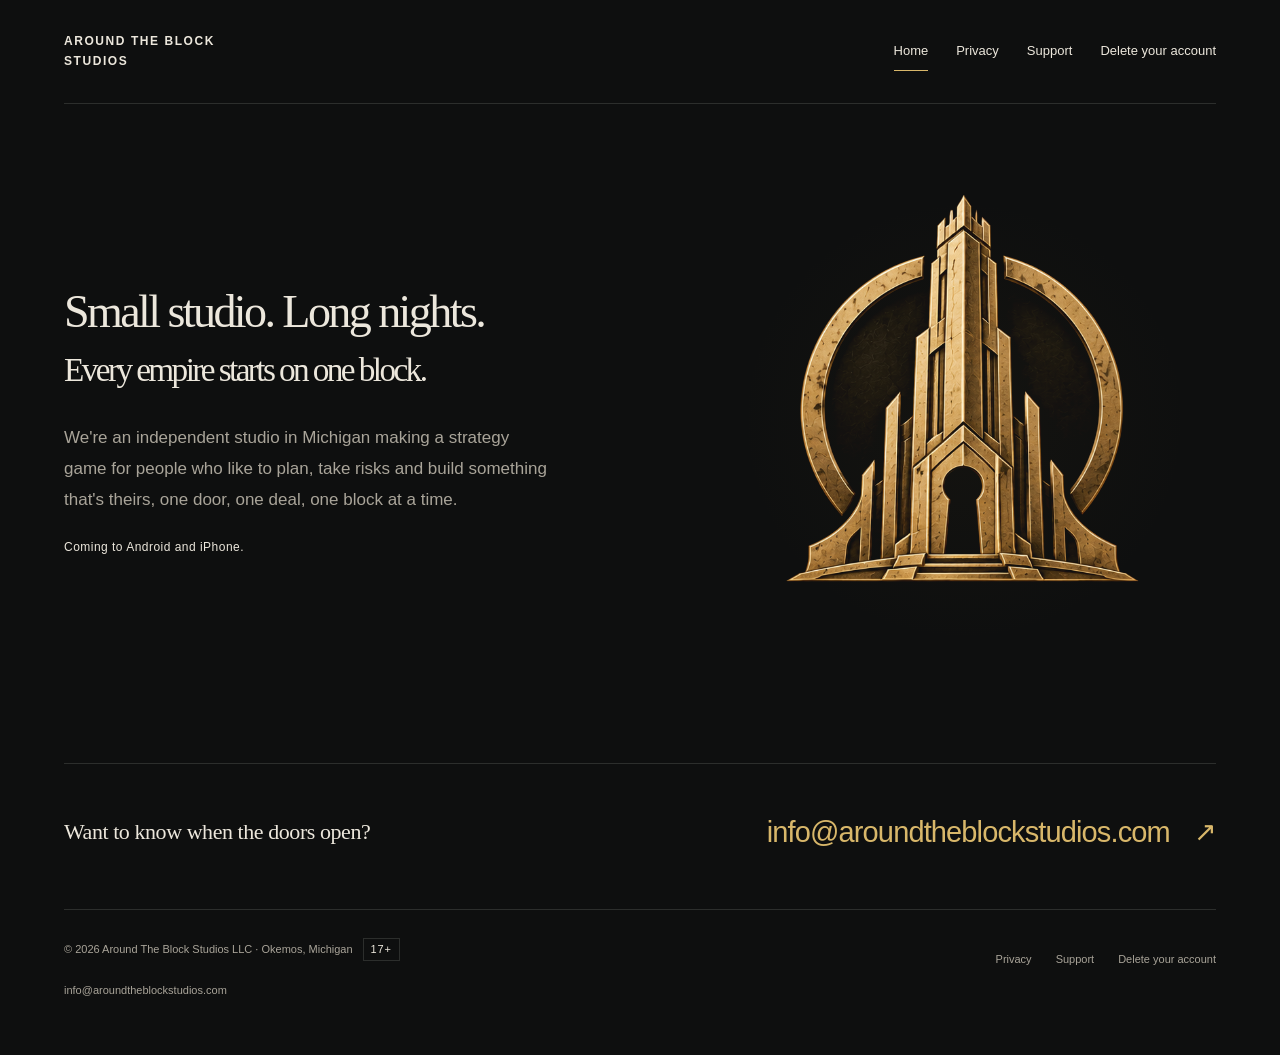
<file: index.html>
<!doctype html>
<html lang="en">
<head>
<meta charset="utf-8">
<meta name="viewport" content="width=device-width,initial-scale=1">
<title>Around The Block Studios</title>
<link rel="stylesheet" href="style.css">
</head>
<body>
<a class="skip" href="#main">Skip to content</a>
<div class="wrap">
<header class="header"><a class="brand" href="index.html">Around The Block<br> Studios</a><nav class="nav" aria-label="Main"><a href="index.html" aria-current="page">Home</a><a href="privacy/index.html">Privacy</a><a href="support/index.html">Support</a><a href="delete-account/index.html">Delete your account</a></nav></header>
<main id="main"><section class="hero" aria-labelledby="tagline"><div class="hero-copy"><h1 id="tagline"><span class="tagline-first">Small studio. Long nights.</span><span class="tagline-second">Every empire starts on one block.</span></h1><p class="studio-intro">We're an independent studio in Michigan making a strategy game for people who like to plan, take risks and build something that's theirs, one door, one deal, one block at a time.</p><p class="platforms">Coming to Android and iPhone.</p></div><figure class="hero-art"><img src="assets/keyhole-tower.png" width="648" height="809" alt="The studio's brass tower mark, with a keyhole door."></figure></section>
<section class="contact" aria-label="Contact the studio"><p class="contact-q">Want to know when the doors open?</p><a class="email" href="mailto:info@aroundtheblockstudios.com">info@aroundtheblockstudios.com <span class="arrow" aria-hidden="true">↗</span></a></section></main>
<footer class="footer"><div><p>© 2026 Around The Block Studios LLC · Okemos, Michigan<span class="age" aria-label="For players 17 and older">17+</span></p><p><a class="footer-email" href="mailto:info@aroundtheblockstudios.com">info@aroundtheblockstudios.com</a></p></div><nav class="footer-links" aria-label="Footer"><a href="privacy/index.html">Privacy</a><a href="support/index.html">Support</a><a href="delete-account/index.html">Delete your account</a></nav></footer>
</div>
</body>
</html>
</file>
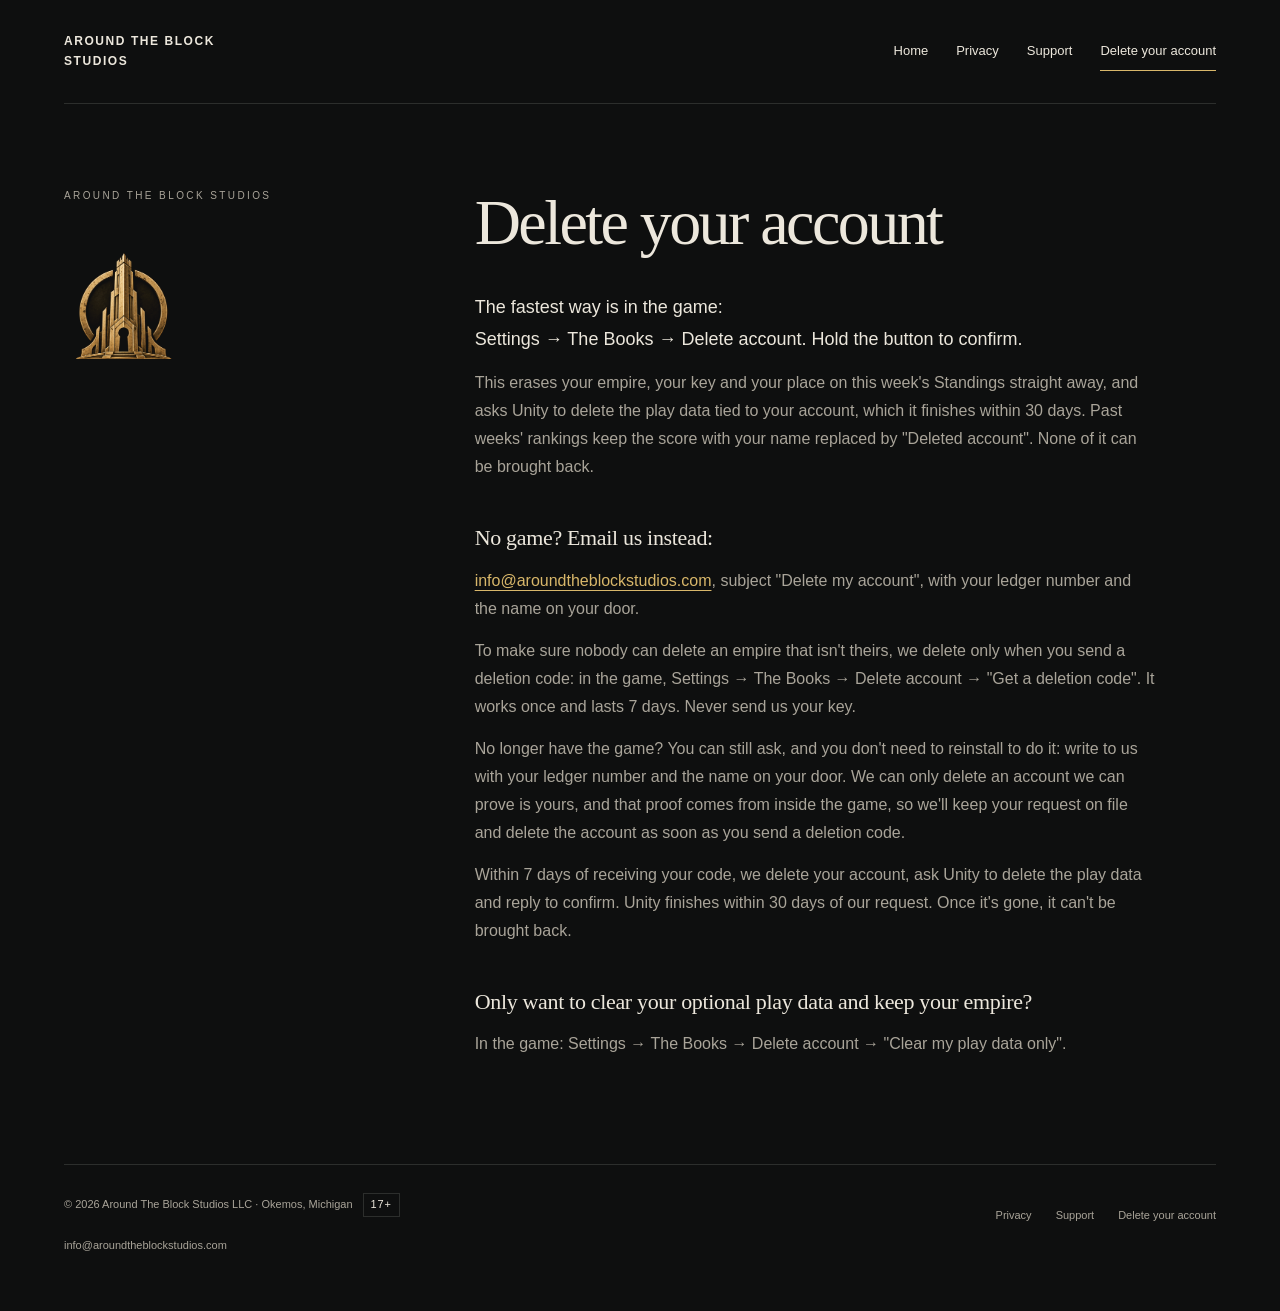
<file: delete-account/index.html>
<!doctype html>
<html lang="en">
<head>
<meta charset="utf-8">
<meta name="viewport" content="width=device-width,initial-scale=1">
<title>Delete your account · Around The Block Studios</title>
<link rel="stylesheet" href="../style.css">
</head>
<body>
<a class="skip" href="#main">Skip to content</a>
<div class="wrap">
<header class="header"><a class="brand" href="../index.html">Around The Block<br> Studios</a><nav class="nav" aria-label="Main"><a href="../index.html">Home</a><a href="../privacy/index.html">Privacy</a><a href="../support/index.html">Support</a><a href="../delete-account/index.html" aria-current="page">Delete your account</a></nav></header>
<main class="doc-main" id="main"><aside class="doc-side"><p class="eyebrow">Around The Block Studios</p><img class="doc-mark" src="../assets/keyhole-tower.png" width="648" height="809" alt=""></aside><article class="doc-body"><h1>Delete your account</h1>
<p class="lead">The fastest way is in the game:<br>Settings → The Books → Delete account. Hold the button to confirm.</p>
<p>This erases your empire, your key and your place on this week's Standings straight away, and asks Unity to delete the play data tied to your account, which it finishes within 30 days. Past weeks' rankings keep the score with your name replaced by "Deleted account". None of it can be brought back.</p>
<h2>No game? Email us instead:</h2>
<p><a class="inline-email" href="mailto:info@aroundtheblockstudios.com">info@aroundtheblockstudios.com</a>, subject "Delete my account", with your ledger number and the name on your door.</p>
<p>To make sure nobody can delete an empire that isn't theirs, we delete only when you send a deletion code: in the game, Settings → The Books → Delete account → "Get a deletion code". It works once and lasts 7 days. Never send us your key.</p>
<p>No longer have the game? You can still ask, and you don't need to reinstall to do it: write to us with your ledger number and the name on your door. We can only delete an account we can prove is yours, and that proof comes from inside the game, so we'll keep your request on file and delete the account as soon as you send a deletion code.</p>
<p>Within 7 days of receiving your code, we delete your account, ask Unity to delete the play data and reply to confirm. Unity finishes within 30 days of our request. Once it's gone, it can't be brought back.</p>
<h2>Only want to clear your optional play data and keep your empire?</h2>
<p>In the game: Settings → The Books → Delete account → "Clear my play data only".</p>
</article></main>
<footer class="footer"><div><p>© 2026 Around The Block Studios LLC · Okemos, Michigan<span class="age" aria-label="For players 17 and older">17+</span></p><p><a class="footer-email" href="mailto:info@aroundtheblockstudios.com">info@aroundtheblockstudios.com</a></p></div><nav class="footer-links" aria-label="Footer"><a href="../privacy/index.html">Privacy</a><a href="../support/index.html">Support</a><a href="../delete-account/index.html">Delete your account</a></nav></footer>
</div>
</body>
</html>
</file>
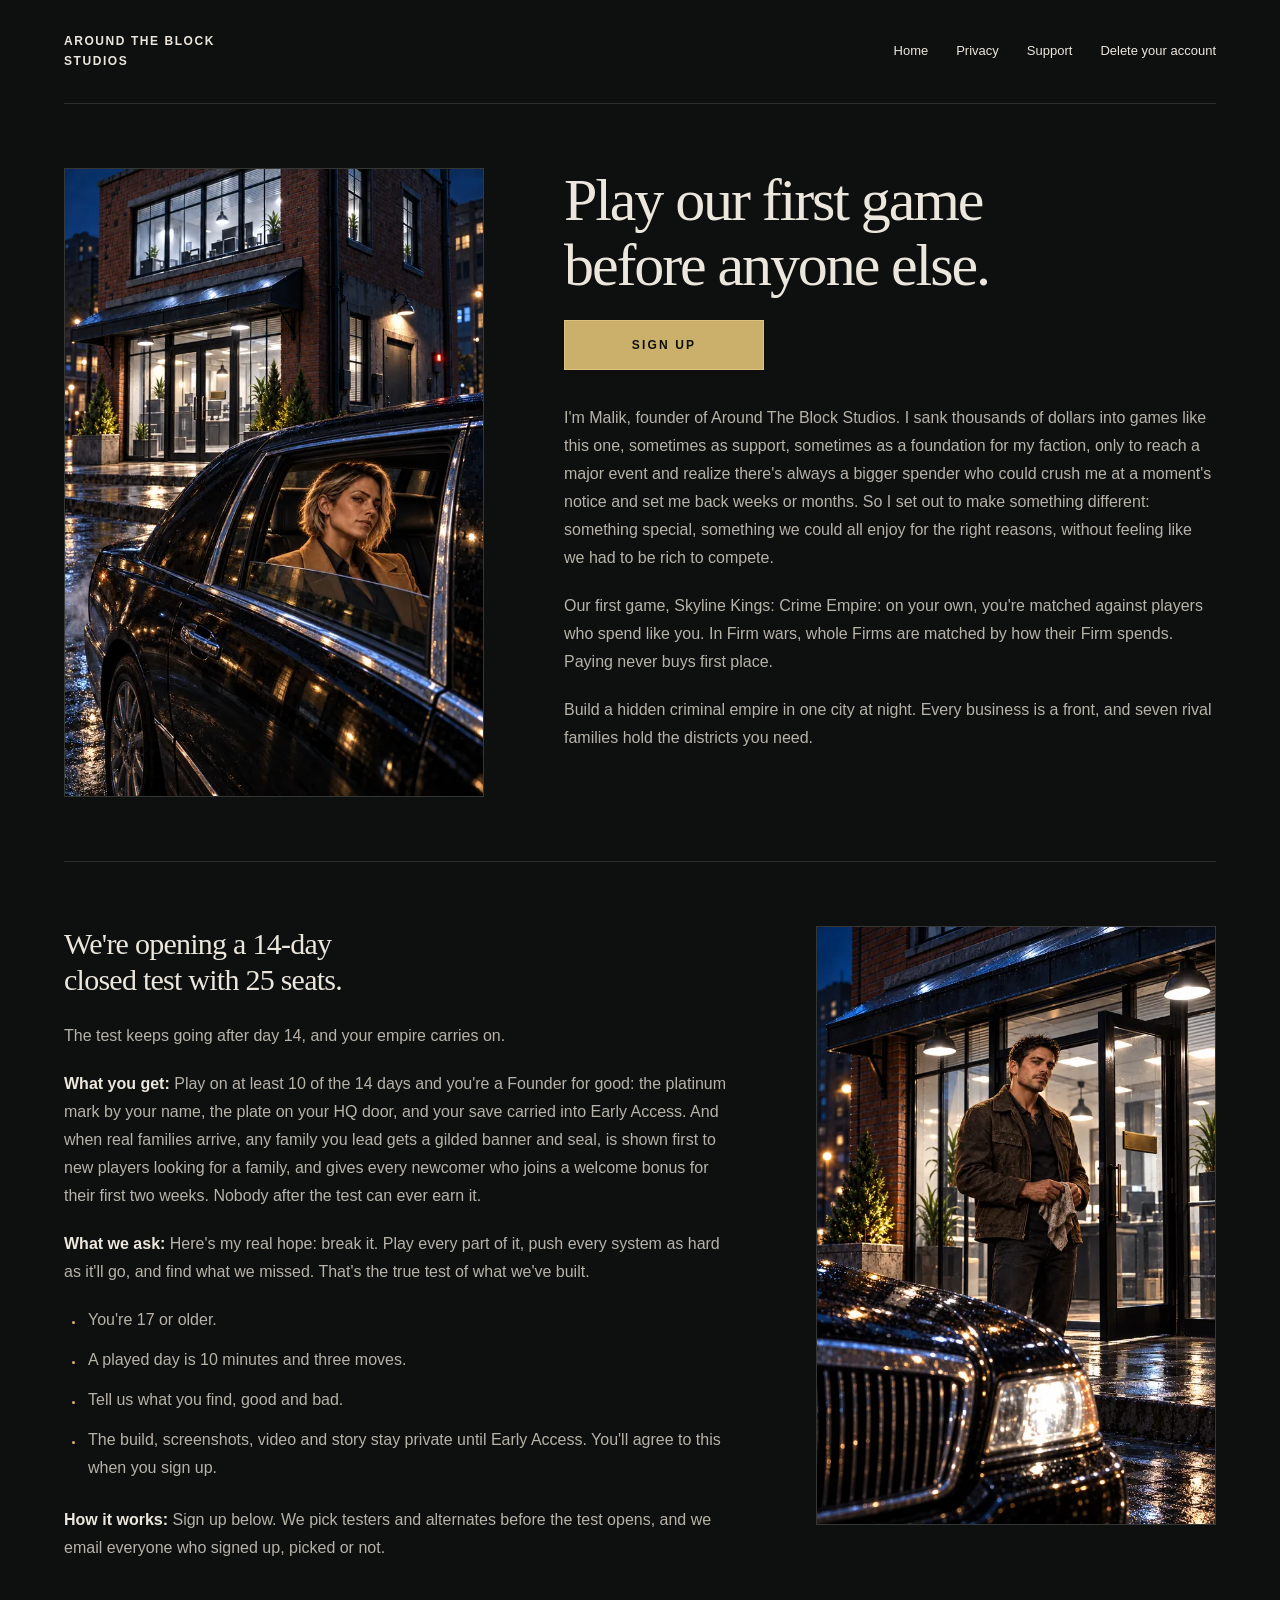
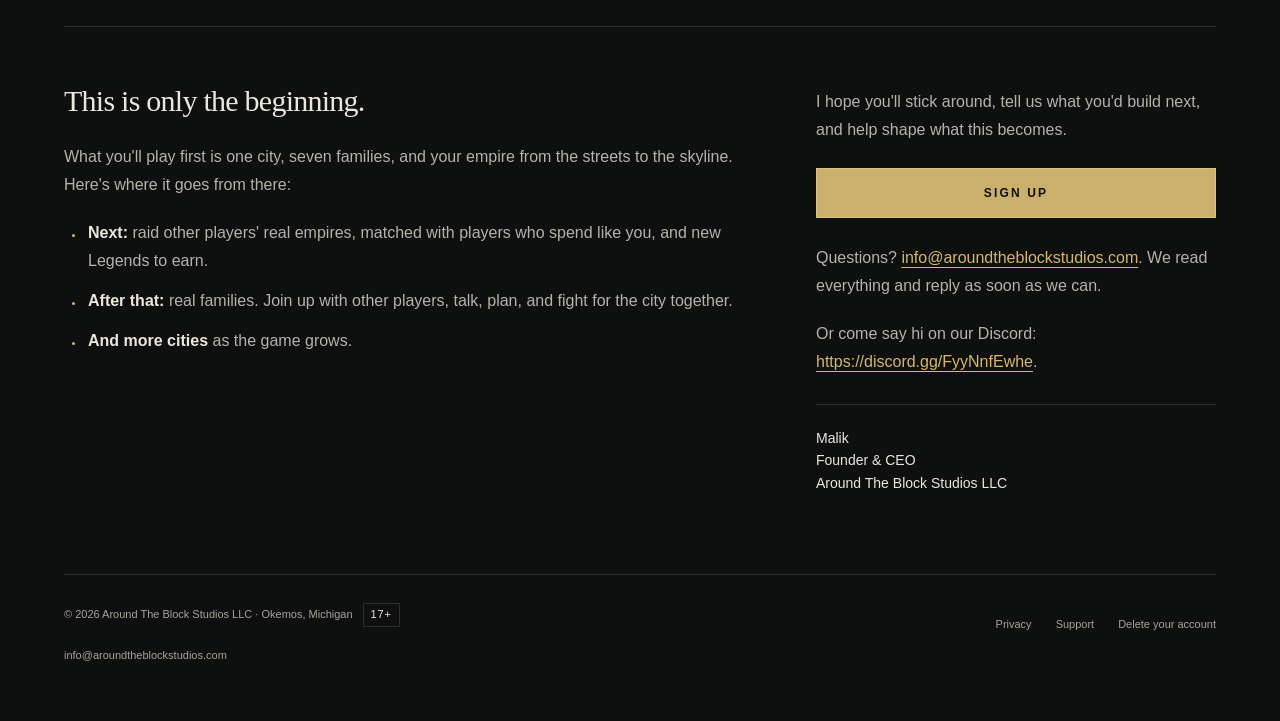
<file: founders/index.html>
<!doctype html>
<html lang="en">
<head>
<meta charset="utf-8">
<meta name="viewport" content="width=device-width,initial-scale=1">
<title>Founders · Around The Block Studios</title>
<link rel="stylesheet" href="../style.css">
<link rel="stylesheet" href="layout.css?v=2">
<meta name="description" content="The closed test has 25 seats and one group. After the test, solo matching is by spending and Firm wars are matched Firm to Firm by spending.">
<meta property="og:title" content="Play our first game before anyone else.">
<meta property="og:description" content="The closed test has 25 seats and one group. After the test, solo matching is by spending and Firm wars are matched Firm to Firm by spending.">
<meta property="og:url" content="https://aroundtheblockstudios.com/founders/">
<meta property="og:site_name" content="Around The Block Studios">
<meta property="og:type" content="website">
<meta property="og:image" content="https://aroundtheblockstudios.com/assets/founders/ATBS-NOD1-Dani-link-preview-1200x630-v01.jpg">
<meta property="og:image:type" content="image/jpeg">
<meta property="og:image:width" content="1200">
<meta property="og:image:height" content="630">
<meta property="og:image:alt" content="A woman in a camel coat looks out the rear passenger window of a black car at night.">
<meta name="twitter:card" content="summary_large_image">
<meta name="twitter:image" content="https://aroundtheblockstudios.com/assets/founders/ATBS-NOD1-Dani-link-preview-1200x630-v01.jpg">
<meta name="twitter:image:alt" content="A woman in a camel coat looks out the rear passenger window of a black car at night.">
</head>
<body class="founders-page">
<a class="skip" href="#main">Skip to content</a>
<div class="wrap">
<header class="header"><a class="brand" href="../index.html">Around The Block<br> Studios</a><nav class="nav" aria-label="Main"><a href="../index.html">Home</a><a href="../privacy/index.html">Privacy</a><a href="../support/index.html">Support</a><a href="../delete-account/index.html">Delete your account</a></nav></header>
<main class="founders founders-layout" id="main">
<section class="founders-hero" aria-labelledby="founders-heading"><div class="founders-top">
<h1 class="founders-h1" id="founders-heading">Play our first game before anyone else.</h1>
<p class="founders-cta founders-cta-top"><a class="signup-btn" href="https://docs.google.com/forms/d/e/1FAIpQLScWcy1pGecjb_a8RgELhhL8UW4ktZWbe-yMNLLQKsSmy9h1Fg/viewform" target="_blank" rel="noopener">SIGN UP</a></p>
</div>
<figure class="founders-art founders-art-lead"><img src="../assets/founders/name-on-door-curb-640.webp" srcset="../assets/founders/name-on-door-curb-640.webp 640w, ../assets/founders/name-on-door-curb-960.webp 960w" sizes="(min-width: 1100px) 420px, (min-width: 801px) 36vw, (min-width: 601px) 42vw, min(320px, 100vw - 48px)" width="1024" height="1536" alt="A woman in a camel coat looks out the back window of a black car parked outside a lit brick storefront on a wet street at night." fetchpriority="high"></figure>
<div class="founders-intro doc-body"><p>I'm Malik, founder of Around The Block Studios. I sank thousands of dollars into games like this one, sometimes as support, sometimes as a foundation for my faction, only to reach a major event and realize there's always a bigger spender who could crush me at a moment's notice and set me back weeks or months. So I set out to make something different: something special, something we could all enjoy for the right reasons, without feeling like we had to be rich to compete.</p>
<p>Our first game, Skyline Kings: Crime Empire: on your own, you're matched against players who spend like you. In Firm wars, whole Firms are matched by how their Firm spends. Paying never buys first place.</p>
<p>Build a hidden criminal empire in one city at night. Every business is a front, and seven rival families hold the districts you need.</p>
</div>
</section>
<section class="founders-test" aria-labelledby="founders-test-heading"><figure class="founders-art founders-art-second"><img src="../assets/founders/name-on-door-doorway-640.webp" srcset="../assets/founders/name-on-door-doorway-640.webp 640w, ../assets/founders/name-on-door-doorway-960.webp 960w" sizes="(min-width: 1100px) 400px, (min-width: 801px) 36vw, (min-width: 601px) 42vw, min(320px, 100vw - 48px)" width="1024" height="1536" alt="A man in a brown jacket stands in the lit glass doorway of a brick building at night, a black car parked at the curb." loading="lazy"></figure>
<div class="founders-test-copy doc-body">
<h2 class="founders-section-heading" id="founders-test-heading">We're opening a 14-day closed test with 25 seats.</h2>
<p>The test keeps going after day 14, and your empire carries on.</p>
<p><strong>What you get:</strong> Play on at least 10 of the 14 days and you're a Founder for good: the platinum mark by your name, the plate on your HQ door, and your save carried into Early Access. And when real families arrive, any family you lead gets a gilded banner and seal, is shown first to new players looking for a family, and gives every newcomer who joins a welcome bonus for their first two weeks. Nobody after the test can ever earn it.</p>
<p><strong>What we ask:</strong> Here's my real hope: break it. Play every part of it, push every system as hard as it'll go, and find what we missed. That's the true test of what we've built.</p>
<ul>
<li>You're 17 or older.</li>
<li>A played day is 10 minutes and three moves.</li>
<li>Tell us what you find, good and bad.</li>
<li>The build, screenshots, video and story stay private until Early Access. You'll agree to this when you sign up.</li>
</ul>
<p><strong>How it works:</strong> Sign up below. We pick testers and alternates before the test opens, and we email everyone who signed up, picked or not.</p>
</div>
</section>
<section class="founders-future" aria-labelledby="founders-future-heading"><div class="founders-roadmap doc-body">
<h2 class="founders-section-heading" id="founders-future-heading">This is only the beginning.</h2>
<p>What you'll play first is one city, seven families, and your empire from the streets to the skyline. Here's where it goes from there:</p>
<ul>
<li><strong>Next:</strong> raid other players' real empires, matched with players who spend like you, and new Legends to earn.</li>
<li><strong>After that:</strong> real families. Join up with other players, talk, plan, and fight for the city together.</li>
<li><strong>And more cities</strong> as the game grows.</li>
</ul>
</div><div class="founders-closing doc-body"><p>I hope you'll stick around, tell us what you'd build next, and help shape what this becomes.</p>
<p class="founders-cta" id="signup"><a class="signup-btn" href="https://docs.google.com/forms/d/e/1FAIpQLScWcy1pGecjb_a8RgELhhL8UW4ktZWbe-yMNLLQKsSmy9h1Fg/viewform" target="_blank" rel="noopener">SIGN UP</a></p>
<p>Questions? <a href="mailto:info@aroundtheblockstudios.com">info@aroundtheblockstudios.com</a>. We read everything and reply as soon as we can.</p>
<p>Or come say hi on our Discord: <a href="https://discord.gg/FyyNnfEwhe">https://discord.gg/FyyNnfEwhe</a>.</p>
<p class="founders-sign">Malik<br>Founder &amp; CEO<br>Around The Block Studios LLC</p>
</div>
</section>
</main>
<footer class="footer"><div><p>© 2026 Around The Block Studios LLC · Okemos, Michigan<span class="age" aria-label="For players 17 and older">17+</span></p><p><a class="footer-email" href="mailto:info@aroundtheblockstudios.com">info@aroundtheblockstudios.com</a></p></div><nav class="footer-links" aria-label="Footer"><a href="../privacy/index.html">Privacy</a><a href="../support/index.html">Support</a><a href="../delete-account/index.html">Delete your account</a></nav></footer>
</div>
</body>
</html>
</file>
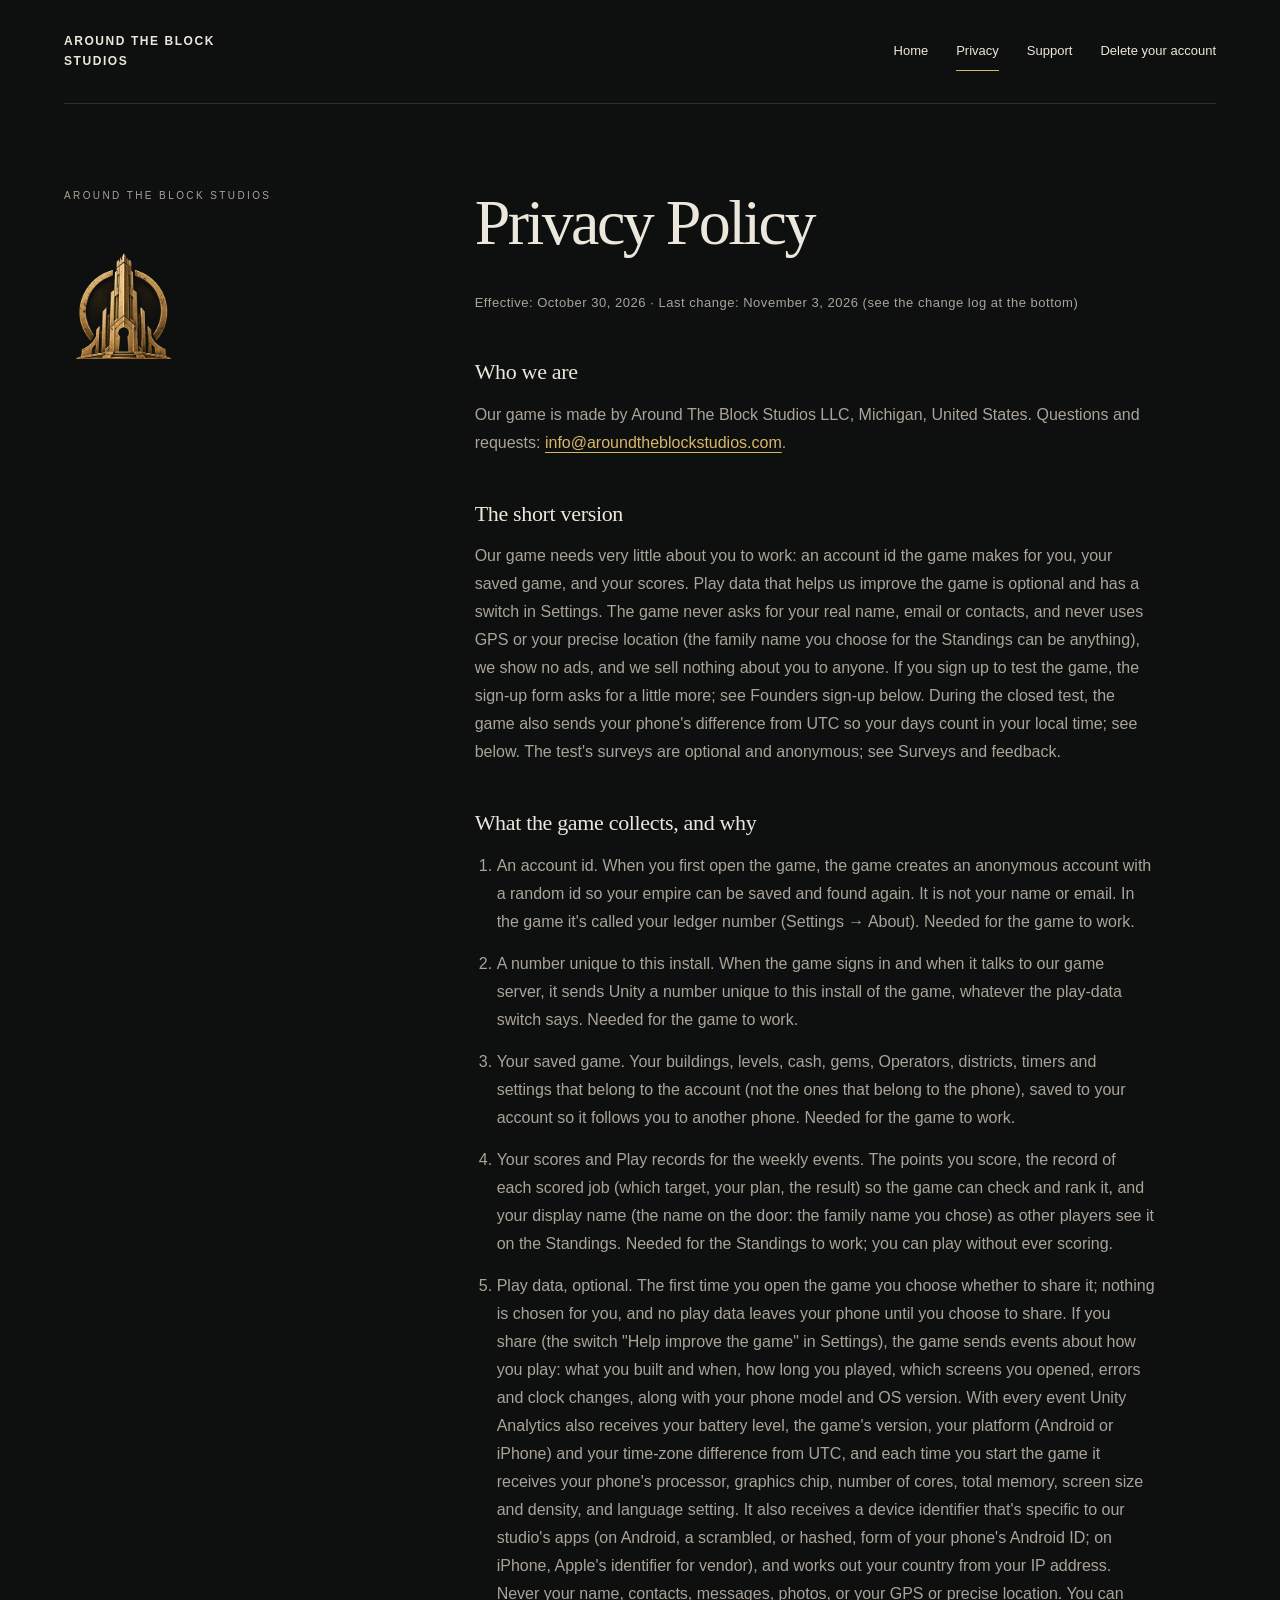
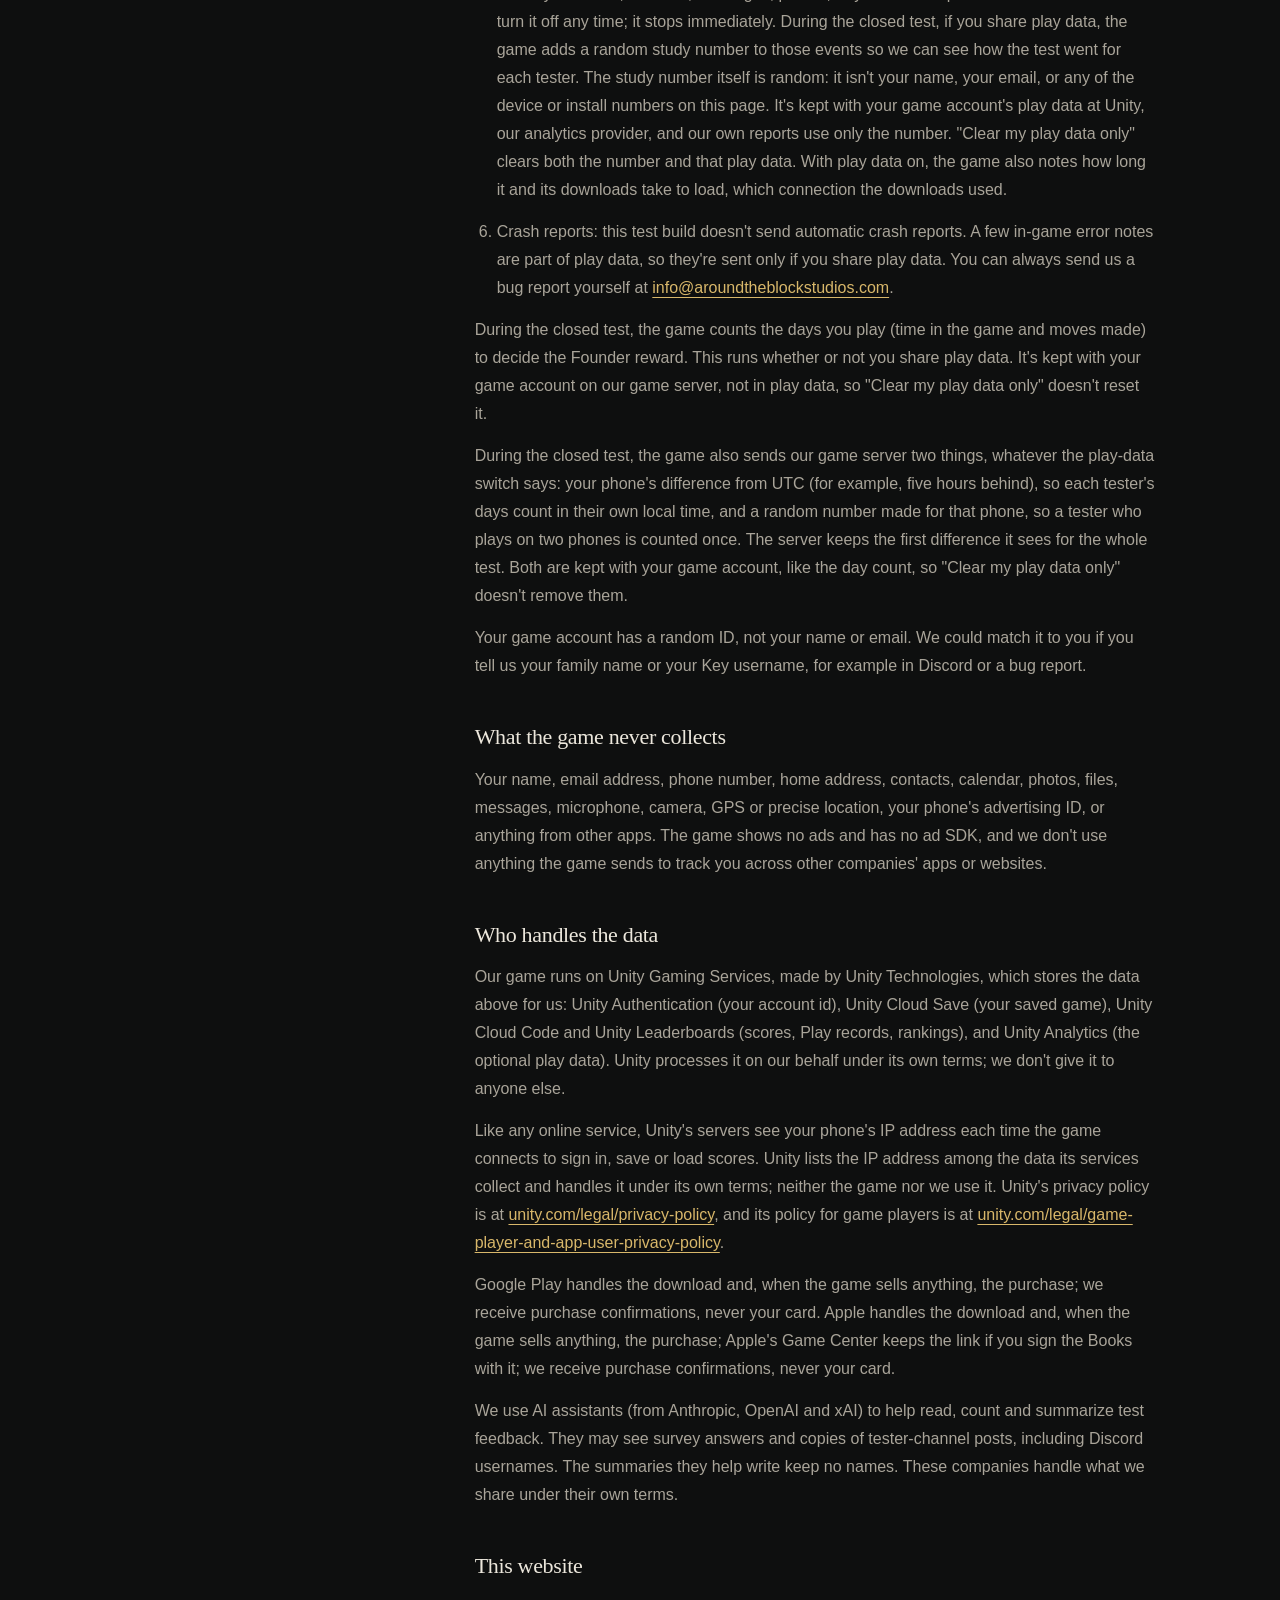
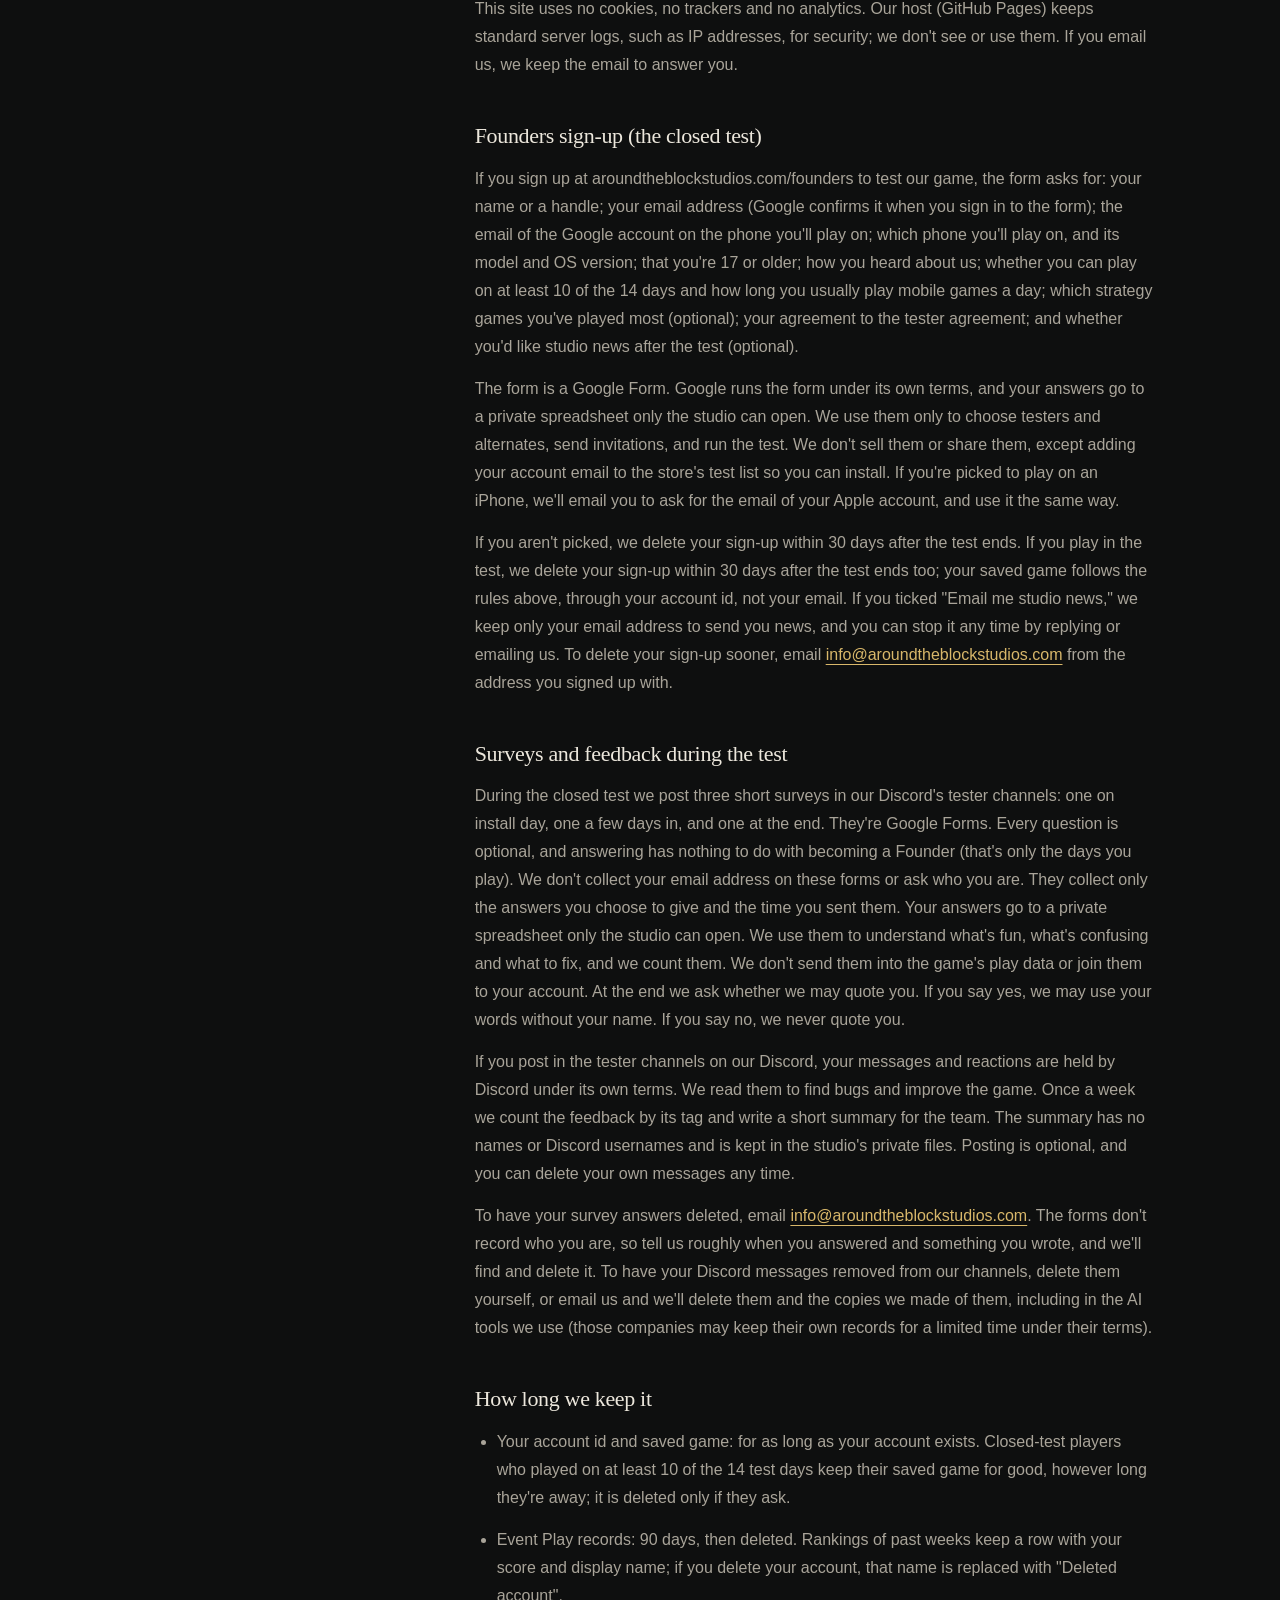
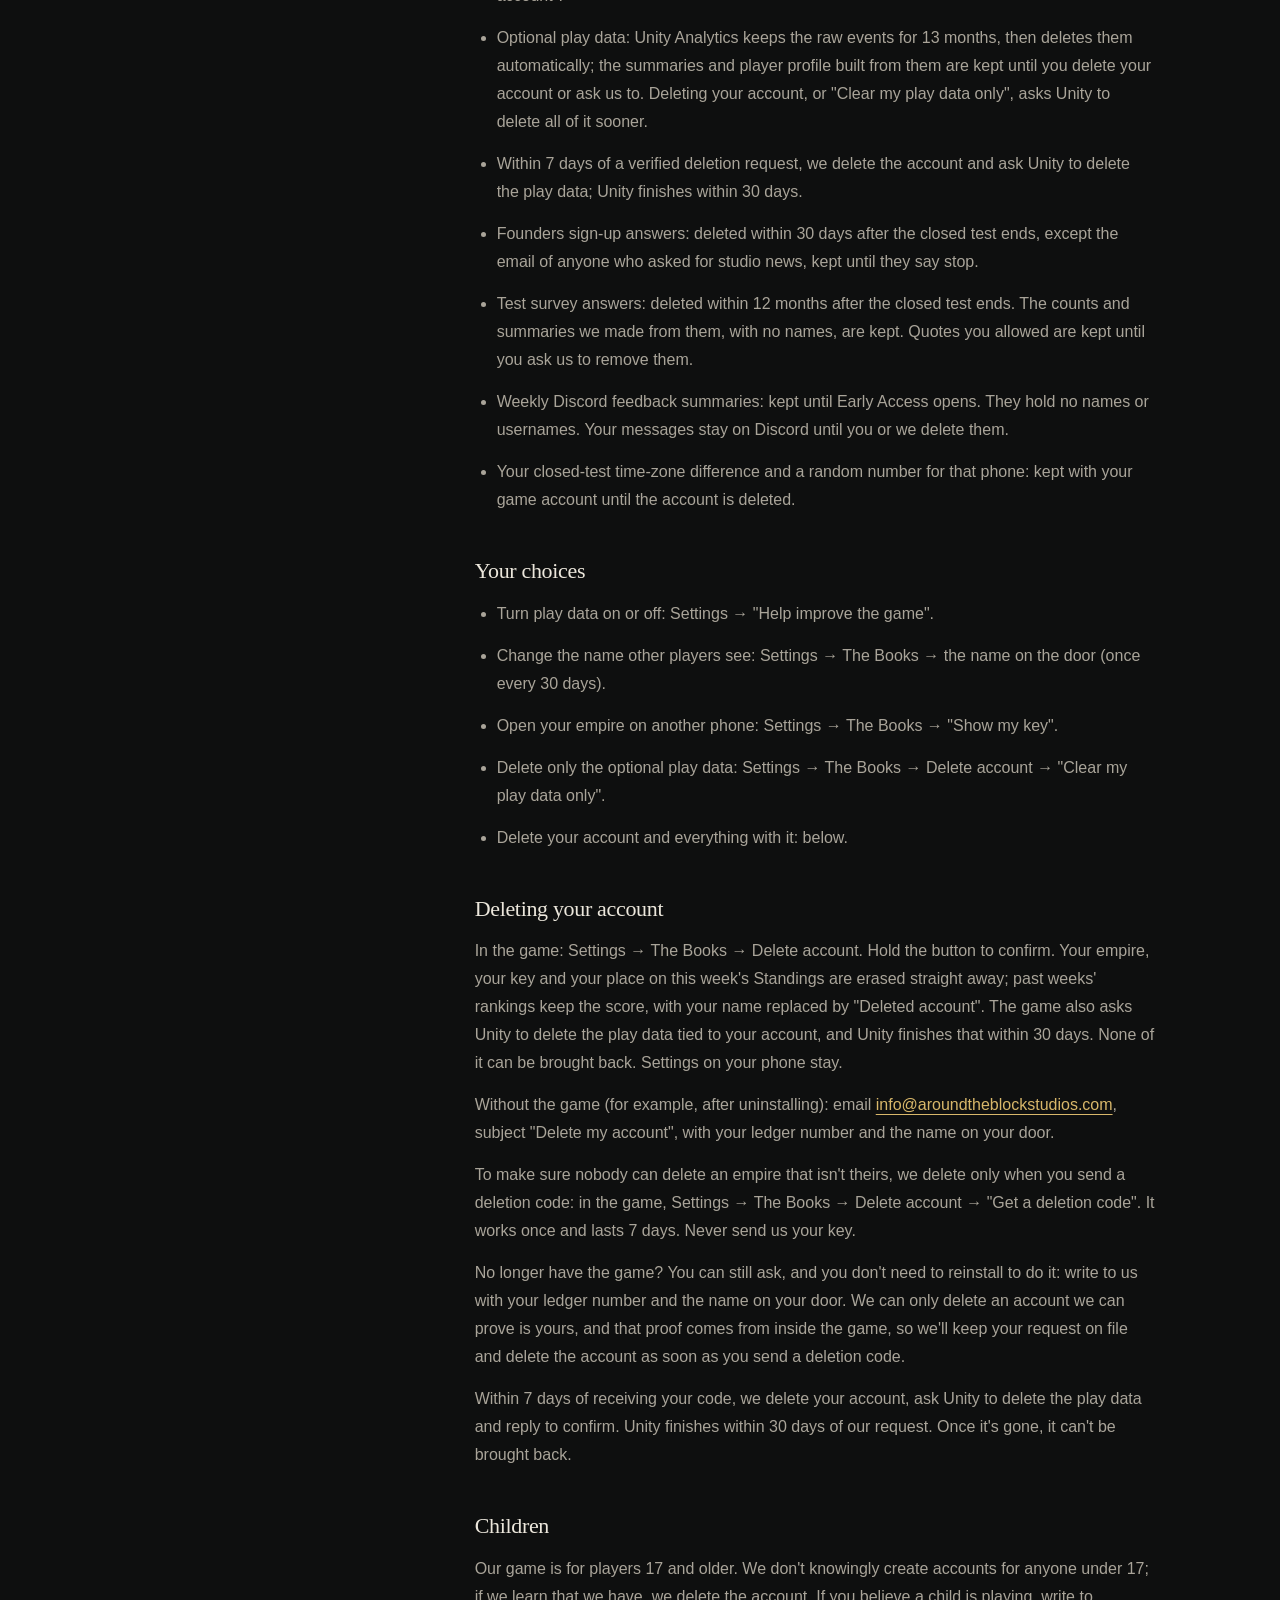
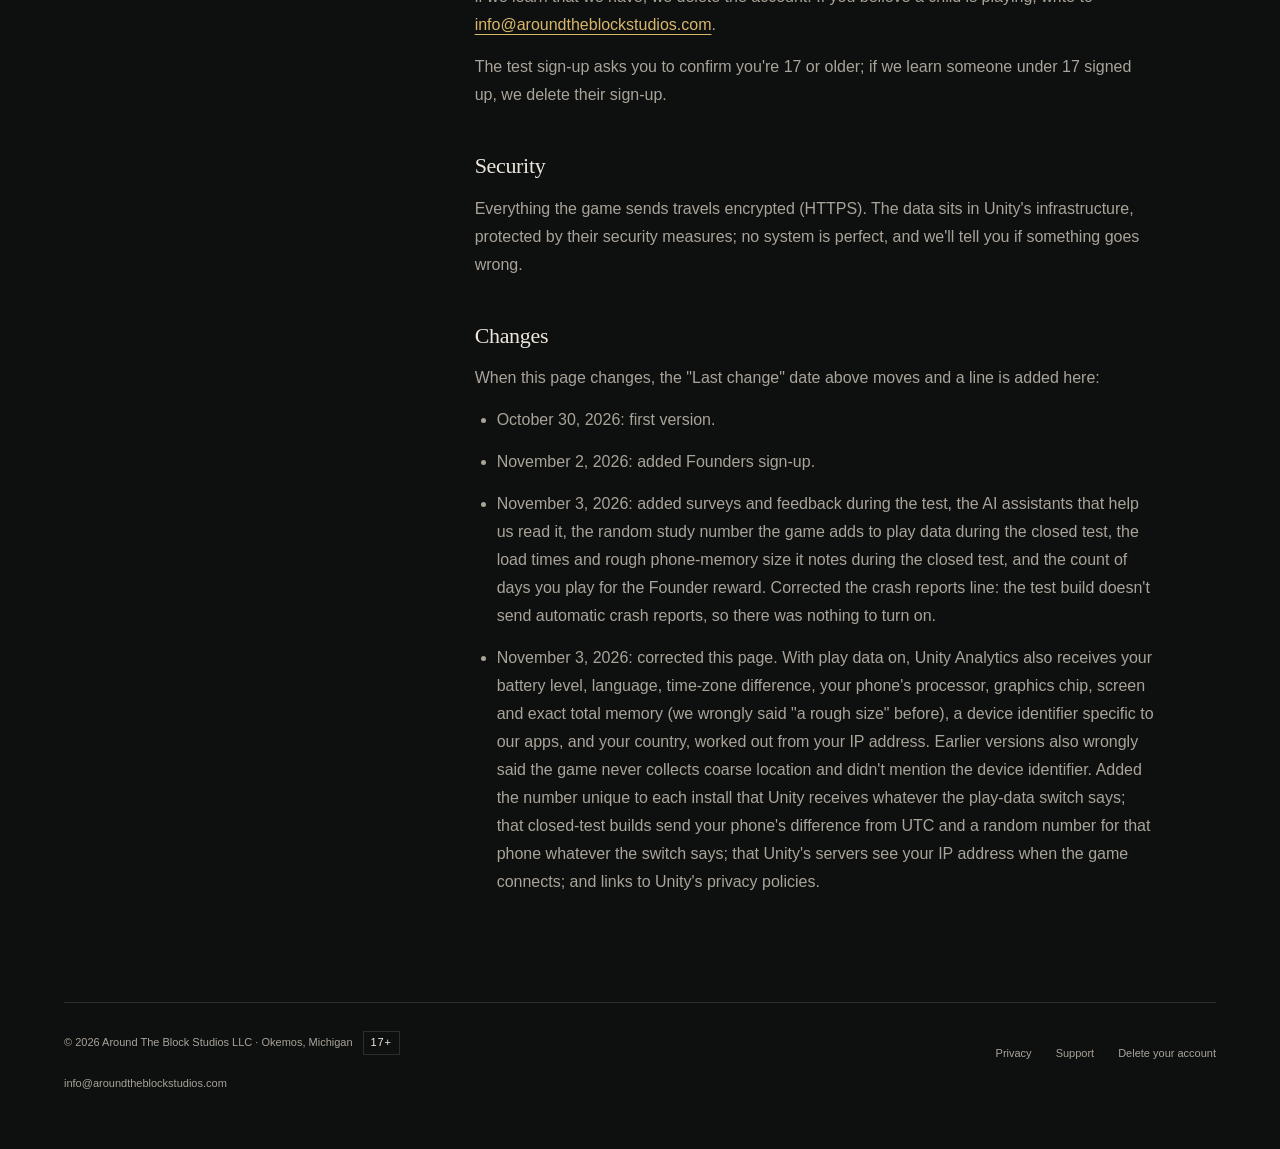
<file: privacy/index.html>
<!doctype html>
<html lang="en">
<head>
<meta charset="utf-8">
<meta name="viewport" content="width=device-width,initial-scale=1">
<title>Privacy Policy · Around The Block Studios</title>
<link rel="stylesheet" href="../style.css">
</head>
<body>
<a class="skip" href="#main">Skip to content</a>
<div class="wrap">
<header class="header"><a class="brand" href="../index.html">Around The Block<br> Studios</a><nav class="nav" aria-label="Main"><a href="../index.html">Home</a><a href="../privacy/index.html" aria-current="page">Privacy</a><a href="../support/index.html">Support</a><a href="../delete-account/index.html">Delete your account</a></nav></header>
<main class="doc-main" id="main"><aside class="doc-side"><p class="eyebrow">Around The Block Studios</p><img class="doc-mark" src="../assets/keyhole-tower.png" width="648" height="809" alt=""></aside><article class="doc-body"><h1>Privacy Policy</h1>
<p class="meta">Effective: October 30, 2026  ·  Last change: November 3, 2026 (see the change log at the bottom)</p>
<h2>Who we are</h2>
<p>Our game is made by Around The Block Studios LLC, Michigan, United States. Questions and requests: <a class="inline-email" href="mailto:info@aroundtheblockstudios.com">info@aroundtheblockstudios.com</a>.</p>
<h2>The short version</h2>
<p>Our game needs very little about you to work: an account id the game makes for you, your saved game, and your scores. Play data that helps us improve the game is optional and has a switch in Settings. The game never asks for your real name, email or contacts, and never uses GPS or your precise location (the family name you choose for the Standings can be anything), we show no ads, and we sell nothing about you to anyone. If you sign up to test the game, the sign-up form asks for a little more; see Founders sign-up below. During the closed test, the game also sends your phone's difference from UTC so your days count in your local time; see below. The test's surveys are optional and anonymous; see Surveys and feedback.</p>
<h2>What the game collects, and why</h2>
<ol>
<li>An account id. When you first open the game, the game creates an anonymous account with a random id so your empire can be saved and found again. It is not your name or email. In the game it's called your ledger number (Settings → About). Needed for the game to work.</li>
<li>A number unique to this install. When the game signs in and when it talks to our game server, it sends Unity a number unique to this install of the game, whatever the play-data switch says. Needed for the game to work.</li>
<li>Your saved game. Your buildings, levels, cash, gems, Operators, districts, timers and settings that belong to the account (not the ones that belong to the phone), saved to your account so it follows you to another phone. Needed for the game to work.</li>
<li>Your scores and Play records for the weekly events. The points you score, the record of each scored job (which target, your plan, the result) so the game can check and rank it, and your display name (the name on the door: the family name you chose) as other players see it on the Standings. Needed for the Standings to work; you can play without ever scoring.</li>
<li>Play data, optional. The first time you open the game you choose whether to share it; nothing is chosen for you, and no play data leaves your phone until you choose to share. If you share (the switch "Help improve the game" in Settings), the game sends events about how you play: what you built and when, how long you played, which screens you opened, errors and clock changes, along with your phone model and OS version. With every event Unity Analytics also receives your battery level, the game's version, your platform (Android or iPhone) and your time-zone difference from UTC, and each time you start the game it receives your phone's processor, graphics chip, number of cores, total memory, screen size and density, and language setting. It also receives a device identifier that's specific to our studio's apps (on Android, a scrambled, or hashed, form of your phone's Android ID; on iPhone, Apple's identifier for vendor), and works out your country from your IP address. Never your name, contacts, messages, photos, or your GPS or precise location. You can turn it off any time; it stops immediately. During the closed test, if you share play data, the game adds a random study number to those events so we can see how the test went for each tester. The study number itself is random: it isn't your name, your email, or any of the device or install numbers on this page. It's kept with your game account's play data at Unity, our analytics provider, and our own reports use only the number. "Clear my play data only" clears both the number and that play data. With play data on, the game also notes how long it and its downloads take to load, which connection the downloads used.</li>
<li>Crash reports: this test build doesn't send automatic crash reports. A few in-game error notes are part of play data, so they're sent only if you share play data. You can always send us a bug report yourself at <a class="inline-email" href="mailto:info@aroundtheblockstudios.com">info@aroundtheblockstudios.com</a>.</li>
</ol>
<p>During the closed test, the game counts the days you play (time in the game and moves made) to decide the Founder reward. This runs whether or not you share play data. It's kept with your game account on our game server, not in play data, so "Clear my play data only" doesn't reset it.</p>
<p>During the closed test, the game also sends our game server two things, whatever the play-data switch says: your phone's difference from UTC (for example, five hours behind), so each tester's days count in their own local time, and a random number made for that phone, so a tester who plays on two phones is counted once. The server keeps the first difference it sees for the whole test. Both are kept with your game account, like the day count, so "Clear my play data only" doesn't remove them.</p>
<p>Your game account has a random ID, not your name or email. We could match it to you if you tell us your family name or your Key username, for example in Discord or a bug report.</p>
<h2>What the game never collects</h2>
<p>Your name, email address, phone number, home address, contacts, calendar, photos, files, messages, microphone, camera, GPS or precise location, your phone's advertising ID, or anything from other apps. The game shows no ads and has no ad SDK, and we don't use anything the game sends to track you across other companies' apps or websites.</p>
<h2>Who handles the data</h2>
<p>Our game runs on Unity Gaming Services, made by Unity Technologies, which stores the data above for us: Unity Authentication (your account id), Unity Cloud Save (your saved game), Unity Cloud Code and Unity Leaderboards (scores, Play records, rankings), and Unity Analytics (the optional play data). Unity processes it on our behalf under its own terms; we don't give it to anyone else.</p>
<p>Like any online service, Unity's servers see your phone's IP address each time the game connects to sign in, save or load scores. Unity lists the IP address among the data its services collect and handles it under its own terms; neither the game nor we use it. Unity's privacy policy is at <a href="https://unity.com/legal/privacy-policy">unity.com/legal/privacy-policy</a>, and its policy for game players is at <a href="https://unity.com/legal/game-player-and-app-user-privacy-policy">unity.com/legal/game-player-and-app-user-privacy-policy</a>.</p>
<p>Google Play handles the download and, when the game sells anything, the purchase; we receive purchase confirmations, never your card. Apple handles the download and, when the game sells anything, the purchase; Apple's Game Center keeps the link if you sign the Books with it; we receive purchase confirmations, never your card.</p>
<p>We use AI assistants (from Anthropic, OpenAI and xAI) to help read, count and summarize test feedback. They may see survey answers and copies of tester-channel posts, including Discord usernames. The summaries they help write keep no names. These companies handle what we share under their own terms.</p>
<h2>This website</h2>
<p>This site uses no cookies, no trackers and no analytics. Our host (GitHub Pages) keeps standard server logs, such as IP addresses, for security; we don't see or use them. If you email us, we keep the email to answer you.</p>
<h2 id="founders-signup">Founders sign-up (the closed test)</h2>
<p>If you sign up at aroundtheblockstudios.com/founders to test our game, the form asks for: your name or a handle; your email address (Google confirms it when you sign in to the form); the email of the Google account on the phone you'll play on; which phone you'll play on, and its model and OS version; that you're 17 or older; how you heard about us; whether you can play on at least 10 of the 14 days and how long you usually play mobile games a day; which strategy games you've played most (optional); your agreement to the tester agreement; and whether you'd like studio news after the test (optional).</p>
<p>The form is a Google Form. Google runs the form under its own terms, and your answers go to a private spreadsheet only the studio can open. We use them only to choose testers and alternates, send invitations, and run the test. We don't sell them or share them, except adding your account email to the store's test list so you can install. If you're picked to play on an iPhone, we'll email you to ask for the email of your Apple account, and use it the same way.</p>
<p>If you aren't picked, we delete your sign-up within 30 days after the test ends. If you play in the test, we delete your sign-up within 30 days after the test ends too; your saved game follows the rules above, through your account id, not your email. If you ticked "Email me studio news," we keep only your email address to send you news, and you can stop it any time by replying or emailing us. To delete your sign-up sooner, email <a class="inline-email" href="mailto:info@aroundtheblockstudios.com">info@aroundtheblockstudios.com</a> from the address you signed up with.</p>
<h2 id="surveys">Surveys and feedback during the test</h2>
<p>During the closed test we post three short surveys in our Discord's tester channels: one on install day, one a few days in, and one at the end. They're Google Forms. Every question is optional, and answering has nothing to do with becoming a Founder (that's only the days you play). We don't collect your email address on these forms or ask who you are. They collect only the answers you choose to give and the time you sent them. Your answers go to a private spreadsheet only the studio can open. We use them to understand what's fun, what's confusing and what to fix, and we count them. We don't send them into the game's play data or join them to your account. At the end we ask whether we may quote you. If you say yes, we may use your words without your name. If you say no, we never quote you.</p>
<p>If you post in the tester channels on our Discord, your messages and reactions are held by Discord under its own terms. We read them to find bugs and improve the game. Once a week we count the feedback by its tag and write a short summary for the team. The summary has no names or Discord usernames and is kept in the studio's private files. Posting is optional, and you can delete your own messages any time.</p>
<p>To have your survey answers deleted, email <a class="inline-email" href="mailto:info@aroundtheblockstudios.com">info@aroundtheblockstudios.com</a>. The forms don't record who you are, so tell us roughly when you answered and something you wrote, and we'll find and delete it. To have your Discord messages removed from our channels, delete them yourself, or email us and we'll delete them and the copies we made of them, including in the AI tools we use (those companies may keep their own records for a limited time under their terms).</p>
<h2>How long we keep it</h2>
<ul>
<li>Your account id and saved game: for as long as your account exists. Closed-test players who played on at least 10 of the 14 test days keep their saved game for good, however long they're away; it is deleted only if they ask.</li>
<li>Event Play records: 90 days, then deleted. Rankings of past weeks keep a row with your score and display name; if you delete your account, that name is replaced with "Deleted account".</li>
<li>Optional play data: Unity Analytics keeps the raw events for 13 months, then deletes them automatically; the summaries and player profile built from them are kept until you delete your account or ask us to. Deleting your account, or "Clear my play data only", asks Unity to delete all of it sooner.</li>
<li>Within 7 days of a verified deletion request, we delete the account and ask Unity to delete the play data; Unity finishes within 30 days.</li>
<li>Founders sign-up answers: deleted within 30 days after the closed test ends, except the email of anyone who asked for studio news, kept until they say stop.</li>
<li>Test survey answers: deleted within 12 months after the closed test ends. The counts and summaries we made from them, with no names, are kept. Quotes you allowed are kept until you ask us to remove them.</li>
<li>Weekly Discord feedback summaries: kept until Early Access opens. They hold no names or usernames. Your messages stay on Discord until you or we delete them.</li>
<li>Your closed-test time-zone difference and a random number for that phone: kept with your game account until the account is deleted.</li>
</ul>
<h2>Your choices</h2>
<ul>
<li>Turn play data on or off: Settings → "Help improve the game".</li>
<li>Change the name other players see: Settings → The Books → the name on the door (once every 30 days).</li>
<li>Open your empire on another phone: Settings → The Books → "Show my key".</li>
<li>Delete only the optional play data: Settings → The Books → Delete account → "Clear my play data only".</li>
<li>Delete your account and everything with it: below.</li>
</ul>
<h2>Deleting your account</h2>
<p>In the game: Settings → The Books → Delete account. Hold the button to confirm. Your empire, your key and your place on this week's Standings are erased straight away; past weeks' rankings keep the score, with your name replaced by "Deleted account". The game also asks Unity to delete the play data tied to your account, and Unity finishes that within 30 days. None of it can be brought back. Settings on your phone stay.</p>
<p>Without the game (for example, after uninstalling): email <a class="inline-email" href="mailto:info@aroundtheblockstudios.com">info@aroundtheblockstudios.com</a>, subject "Delete my account", with your ledger number and the name on your door.</p>
<p>To make sure nobody can delete an empire that isn't theirs, we delete only when you send a deletion code: in the game, Settings → The Books → Delete account → "Get a deletion code". It works once and lasts 7 days. Never send us your key.</p>
<p>No longer have the game? You can still ask, and you don't need to reinstall to do it: write to us with your ledger number and the name on your door. We can only delete an account we can prove is yours, and that proof comes from inside the game, so we'll keep your request on file and delete the account as soon as you send a deletion code.</p>
<p>Within 7 days of receiving your code, we delete your account, ask Unity to delete the play data and reply to confirm. Unity finishes within 30 days of our request. Once it's gone, it can't be brought back.</p>
<h2>Children</h2>
<p>Our game is for players 17 and older. We don't knowingly create accounts for anyone under 17; if we learn that we have, we delete the account. If you believe a child is playing, write to <a class="inline-email" href="mailto:info@aroundtheblockstudios.com">info@aroundtheblockstudios.com</a>.</p>
<p>The test sign-up asks you to confirm you're 17 or older; if we learn someone under 17 signed up, we delete their sign-up.</p>
<h2>Security</h2>
<p>Everything the game sends travels encrypted (HTTPS). The data sits in Unity's infrastructure, protected by their security measures; no system is perfect, and we'll tell you if something goes wrong.</p>
<h2>Changes</h2>
<p>When this page changes, the "Last change" date above moves and a line is added here:</p>
<ul><li>October 30, 2026: first version.</li><li>November 2, 2026: added Founders sign-up.</li><li>November 3, 2026: added surveys and feedback during the test, the AI assistants that help us read it, the random study number the game adds to play data during the closed test, the load times and rough phone-memory size it notes during the closed test, and the count of days you play for the Founder reward. Corrected the crash reports line: the test build doesn't send automatic crash reports, so there was nothing to turn on.</li><li>November 3, 2026: corrected this page. With play data on, Unity Analytics also receives your battery level, language, time-zone difference, your phone's processor, graphics chip, screen and exact total memory (we wrongly said "a rough size" before), a device identifier specific to our apps, and your country, worked out from your IP address. Earlier versions also wrongly said the game never collects coarse location and didn't mention the device identifier. Added the number unique to each install that Unity receives whatever the play-data switch says; that closed-test builds send your phone's difference from UTC and a random number for that phone whatever the switch says; that Unity's servers see your IP address when the game connects; and links to Unity's privacy policies.</li></ul>
</article></main>
<footer class="footer"><div><p>© 2026 Around The Block Studios LLC · Okemos, Michigan<span class="age" aria-label="For players 17 and older">17+</span></p><p><a class="footer-email" href="mailto:info@aroundtheblockstudios.com">info@aroundtheblockstudios.com</a></p></div><nav class="footer-links" aria-label="Footer"><a href="../privacy/index.html">Privacy</a><a href="../support/index.html">Support</a><a href="../delete-account/index.html">Delete your account</a></nav></footer>
</div>
</body>
</html>
</file>
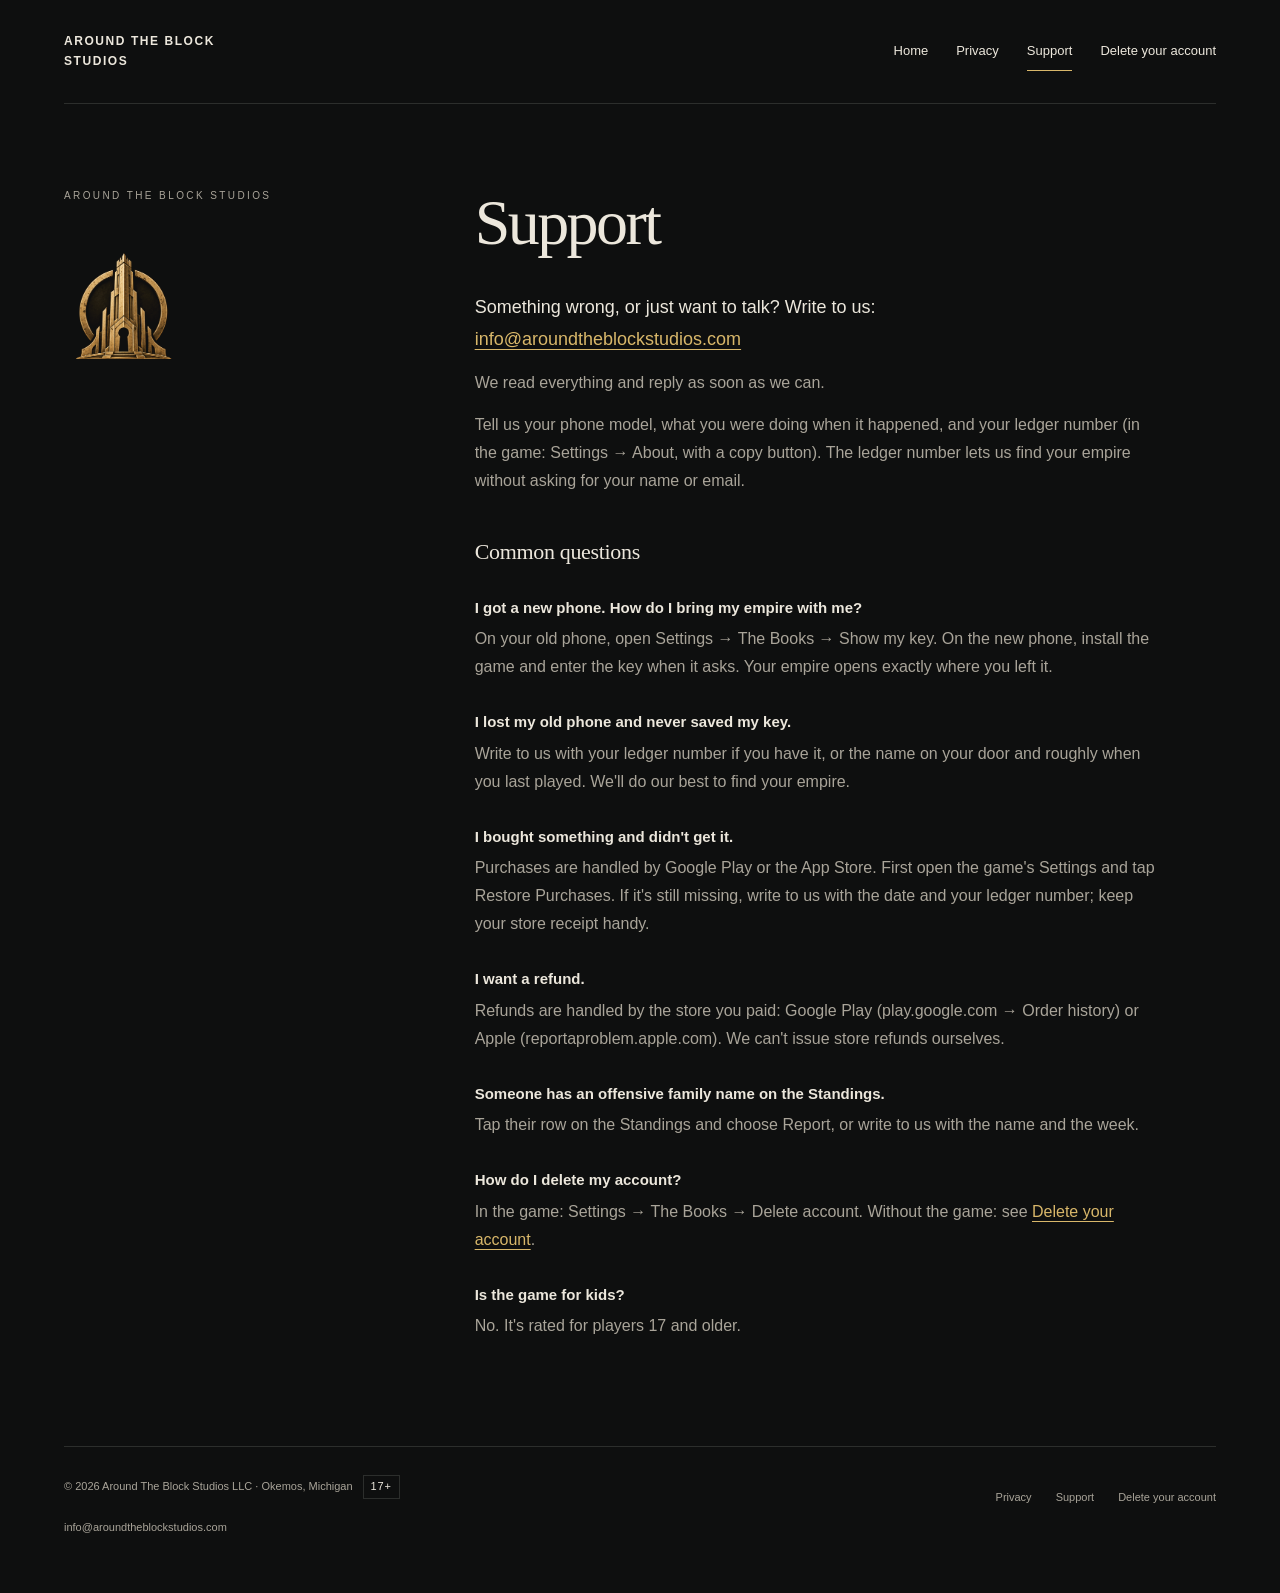
<file: support/index.html>
<!doctype html>
<html lang="en">
<head>
<meta charset="utf-8">
<meta name="viewport" content="width=device-width,initial-scale=1">
<title>Support · Around The Block Studios</title>
<link rel="stylesheet" href="../style.css">
</head>
<body>
<a class="skip" href="#main">Skip to content</a>
<div class="wrap">
<header class="header"><a class="brand" href="../index.html">Around The Block<br> Studios</a><nav class="nav" aria-label="Main"><a href="../index.html">Home</a><a href="../privacy/index.html">Privacy</a><a href="../support/index.html" aria-current="page">Support</a><a href="../delete-account/index.html">Delete your account</a></nav></header>
<main class="doc-main" id="main"><aside class="doc-side"><p class="eyebrow">Around The Block Studios</p><img class="doc-mark" src="../assets/keyhole-tower.png" width="648" height="809" alt=""></aside><article class="doc-body"><h1>Support</h1>
<p class="lead">Something wrong, or just want to talk? Write to us:<br><a class="inline-email" href="mailto:info@aroundtheblockstudios.com">info@aroundtheblockstudios.com</a></p>
<p>We read everything and reply as soon as we can.</p>
<p>Tell us your phone model, what you were doing when it happened, and your ledger number (in the game: Settings → About, with a copy button). The ledger number lets us find your empire without asking for your name or email.</p>
<h2>Common questions</h2>
<h3>I got a new phone. How do I bring my empire with me?</h3>
<p>On your old phone, open Settings → The Books → Show my key. On the new phone, install the game and enter the key when it asks. Your empire opens exactly where you left it.</p>
<h3>I lost my old phone and never saved my key.</h3>
<p>Write to us with your ledger number if you have it, or the name on your door and roughly when you last played. We'll do our best to find your empire.</p>
<h3>I bought something and didn't get it.</h3>
<p>Purchases are handled by Google Play or the App Store. First open the game's Settings and tap Restore Purchases. If it's still missing, write to us with the date and your ledger number; keep your store receipt handy.</p>
<h3>I want a refund.</h3>
<p>Refunds are handled by the store you paid: Google Play (play.google.com → Order history) or Apple (reportaproblem.apple.com). We can't issue store refunds ourselves.</p>
<h3>Someone has an offensive family name on the Standings.</h3>
<p>Tap their row on the Standings and choose Report, or write to us with the name and the week.</p>
<h3>How do I delete my account?</h3>
<p>In the game: Settings → The Books → Delete account. Without the game: see <a href="../delete-account/index.html">Delete your account</a>.</p>
<h3>Is the game for kids?</h3>
<p>No. It's rated for players 17 and older.</p>
</article></main>
<footer class="footer"><div><p>© 2026 Around The Block Studios LLC · Okemos, Michigan<span class="age" aria-label="For players 17 and older">17+</span></p><p><a class="footer-email" href="mailto:info@aroundtheblockstudios.com">info@aroundtheblockstudios.com</a></p></div><nav class="footer-links" aria-label="Footer"><a href="../privacy/index.html">Privacy</a><a href="../support/index.html">Support</a><a href="../delete-account/index.html">Delete your account</a></nav></footer>
</div>
</body>
</html>
</file>
<file: style.css>
:root{--ink:#0e0f0f;--panel:#161817;--bone:#ece7dc;--ash:#a9a499;--brass:#d8b76a;--line:#2c2e2c;color-scheme:dark}*{box-sizing:border-box}html{scroll-behavior:auto}body{margin:0;background:var(--ink);color:var(--bone);font:16px/1.6 Arial,Helvetica,sans-serif}a{color:inherit;text-decoration:none}a:hover{text-decoration:underline;text-underline-offset:5px}a:focus-visible{outline:2px solid var(--brass);outline-offset:6px}.skip{position:absolute;z-index:5;left:20px;top:-80px;background:var(--bone);color:var(--ink);padding:12px}.skip:focus{top:10px}.wrap{max-width:1280px;padding:0 64px;margin:auto}.review-note{border-bottom:1px solid var(--line);background:#161817;color:var(--ash);font-size:11px;letter-spacing:.12em;text-transform:uppercase;text-align:center;padding:8px 16px}.review-note strong{color:var(--bone);font-weight:400}.header{display:flex;align-items:center;justify-content:space-between;gap:30px;min-height:104px;border-bottom:1px solid var(--line)}.brand{font-size:12px;letter-spacing:.13em;line-height:1.6;text-transform:uppercase;font-weight:700;max-width:180px}.nav{display:flex;gap:28px;align-items:center;font-size:13px}.nav a{min-height:44px;display:flex;align-items:center;position:relative}.nav a[aria-current=page]::after{content:'';position:absolute;bottom:3px;left:0;right:0;height:1px;background:var(--brass)}.hero{min-height:675px;display:grid;grid-template-columns:1.1fr 1fr;align-items:center;gap:20px;padding:42px 0 68px}.eyebrow{color:var(--ash);font-size:10px;text-transform:uppercase;letter-spacing:.24em;margin:0 0 26px}.hero h1{font:400 clamp(56px,5.8vw,84px)/.99 Georgia,'Times New Roman',serif;letter-spacing:-.055em;margin:0 0 34px;max-width:570px}.hero h1 span{display:block}.tagline{font-size:19px;line-height:1.65;margin:0;letter-spacing:-.01em}.tagline span{display:block}.hero-art{margin:0;position:relative;display:flex;align-items:center;justify-content:center}.hero-art::before{content:'';position:absolute;inset:8% 4%;background:radial-gradient(ellipse,#6e542011,transparent 68%);pointer-events:none}.hero-art img{display:block;width:100%;max-width:485px;height:auto;mix-blend-mode:lighten}.chapter{display:grid;grid-template-columns:1fr 2fr;border-top:1px solid var(--line);padding:56px 0 64px;gap:40px}.chapter .eyebrow{margin:4px 0}.chapter-copy{max-width:640px}.chapter h2{font:400 30px/1.3 Georgia,'Times New Roman',serif;letter-spacing:-.025em;margin:0 0 24px}.chapter p{font-size:17px;line-height:1.75;margin:0 0 18px;color:var(--ash)}.platforms{font-size:12px!important;letter-spacing:.05em;color:var(--bone)!important}.contact{border-top:1px solid var(--line);padding:45px 0 53px;display:flex;justify-content:space-between;align-items:center;gap:25px}.contact .eyebrow{margin:0}.email{font-size:clamp(16px,2.3vw,29px);letter-spacing:-.03em;color:var(--brass);display:flex;align-items:center;gap:24px;min-height:44px;overflow-wrap:anywhere}.email .arrow{font-size:27px}.footer{border-top:1px solid var(--line);padding:28px 0 36px;display:flex;align-items:flex-start;justify-content:space-between;gap:20px;color:var(--ash);font-size:11px}.footer p{margin:0 0 7px}.footer-links{display:flex;gap:24px;flex-wrap:wrap}.footer a{display:inline-flex;align-items:center;min-height:44px}.doc-main{min-height:680px;padding:84px 0 92px;display:grid;grid-template-columns:1fr 2fr;gap:40px}.doc-mark{width:120px;height:auto;mix-blend-mode:lighten;margin-top:10px}.doc-body{max-width:680px}.doc-body h1{font:400 64px/1.08 Georgia,'Times New Roman',serif;letter-spacing:-.04em;margin:0 0 35px}.pending{border:1px solid var(--line);padding:28px;margin:0 0 38px;background:var(--panel)}.pending .eyebrow{color:var(--brass);margin:0 0 12px}.pending p{margin:0;color:var(--ash);font-size:16px}.back{display:inline-flex;min-height:44px;align-items:center;font-size:13px}.placeholder-rule{height:1px;background:var(--line);margin-top:38px}.doc-footer{font-size:12px;color:var(--ash);margin-top:28px}@media(min-width:1600px){.wrap{max-width:1440px}.hero{min-height:740px}.hero h1{font-size:96px}.hero-art img{max-width:530px}}@media(max-width:800px){.wrap{padding:0 28px}.header{min-height:98px;gap:20px}.nav{gap:19px}.hero{min-height:620px;gap:0}.hero h1{font-size:60px}.tagline{font-size:17px}.chapter{grid-template-columns:1fr 2fr;gap:24px}.contact{display:block}.contact .eyebrow{margin-bottom:16px}.doc-main{grid-template-columns:150px 1fr;gap:25px}.doc-body h1{font-size:48px}}@media(max-width:600px){.review-note{font-size:9px;letter-spacing:.08em;padding:7px 10px}.wrap{padding:0 24px}.header{display:block;padding-top:21px;min-height:131px}.brand{max-width:none;font-size:11px;display:block;letter-spacing:.12em}.brand br{display:none}.nav{gap:0;justify-content:space-between;margin-top:15px;font-size:11px}.nav a{min-height:46px}.hero{display:flex;flex-direction:column;min-height:0;gap:0;padding:46px 0 28px;align-items:stretch}.hero .eyebrow{font-size:9px;margin-bottom:22px}.hero h1{font-size:clamp(49px,13vw,72px);line-height:1.02;margin-bottom:24px;letter-spacing:-.05em}.tagline{font-size:15px;line-height:1.75}.hero-art{width:100%;margin:16px 0 -10px;align-self:center}.hero-art img{width:min(100%,350px)}.chapter{grid-template-columns:1fr;gap:22px;padding:34px 0 40px}.chapter .eyebrow{margin:0}.chapter h2{font-size:27px;margin-bottom:18px}.chapter p{font-size:15px;line-height:1.8}.platforms{font-size:11px!important}.contact{padding:29px 0 36px}.email{font-size:17px;gap:13px;letter-spacing:-.035em}.email .arrow{font-size:23px}.footer{display:block;padding-top:23px;font-size:10px}.footer-links{margin-top:15px;gap:24px}.footer a{min-height:44px}.doc-main{display:block;padding:44px 0 56px;min-height:620px}.doc-side .eyebrow{margin-bottom:30px}.doc-mark{display:none}.doc-body h1{font-size:46px;margin-bottom:28px}.pending{padding:22px}.pending p{font-size:14px}.pending .eyebrow{font-size:9px}.doc-footer{font-size:11px}}@media(prefers-reduced-motion:reduce){*{scroll-behavior:auto!important}}

/* site/v1 additions (Director-Of-Ops): Notes' words in DesignDirector's system */
.hero h1{font-family:Georgia,'Times New Roman',serif;font-weight:400;letter-spacing:-.035em;line-height:1.2;margin:0 0 32px;max-width:none}
.hero{grid-template-columns:1.25fr 1fr;gap:18px;min-height:620px}
.hero h1 .tagline-first{font-size:clamp(34px,3.6vw,52px)}
.hero h1 .tagline-second{font-size:clamp(26px,2.6vw,38px);margin-top:10px;color:var(--bone)}
.studio-intro{max-width:490px;font-size:17px;line-height:1.85;color:var(--ash);margin:0 0 22px}
.hero .platforms{font-size:12px;color:var(--bone);letter-spacing:.04em;margin:0}
.hero-art img{max-width:440px}
.inline-email{color:var(--brass)}
.brand{display:inline-flex;align-items:center;min-height:44px}
@media(max-width:600px){.brand{display:flex}}
@media(max-width:1000px) and (min-width:601px){.hero{grid-template-columns:1.3fr 1fr}.hero h1 .tagline-first{font-size:clamp(26px,4.2vw,34px)}.hero h1 .tagline-second{font-size:clamp(20px,3.1vw,26px)}.studio-intro{font-size:15px}}
@media(max-width:600px){.hero{padding-top:40px;gap:10px}.hero h1{font-size:inherit;margin-bottom:22px;letter-spacing:-.03em}.hero h1 .tagline-first{font-size:clamp(25px,7vw,38px)}.hero h1 .tagline-second{font-size:clamp(20px,5.4vw,30px);margin-top:7px}.studio-intro{font-size:15px;line-height:1.8;margin-bottom:20px}.hero-art img{width:min(100%,300px)}.hero-art{margin:14px 0 -9px}}
.chapter .spacer{min-height:1px}
.contact-q{margin:0;color:var(--bone);font:400 22px/1.4 Georgia,'Times New Roman',serif;letter-spacing:-.02em}
.footer .age{display:inline-block;border:1px solid var(--line);color:var(--bone);padding:2px 7px;margin-left:10px;letter-spacing:.08em}
.doc-body h2{font:400 22px/1.35 Georgia,'Times New Roman',serif;letter-spacing:-.015em;color:var(--bone);margin:42px 0 14px}
.doc-body h3{font:700 15px/1.5 Arial,Helvetica,sans-serif;color:var(--bone);margin:30px 0 6px}
.doc-body p,.doc-body li{color:var(--ash);font-size:16px;line-height:1.75;margin:0 0 14px}
.doc-body ul,.doc-body ol{padding-left:22px;margin:0 0 14px}
.doc-body a{color:var(--brass);text-decoration:underline;text-underline-offset:4px;overflow-wrap:anywhere}
.doc-body .lead{color:var(--bone);font-size:18px}
.doc-body .meta{font-size:13px;letter-spacing:.04em}
.doc-body strong{color:var(--bone);font-weight:700}
@media(max-width:600px){.contact-q{font-size:19px;margin-bottom:12px}.doc-body h2{font-size:20px}.doc-body p,.doc-body li{font-size:15px}}

/* founders page (FOUNDER-PAGE-PREVIEW, Director-Of-Ops): undeployed preview */
.founders{display:grid;grid-template-columns:420px 1fr;grid-template-areas:"art top" "art body";column-gap:64px;padding:72px 0 92px;align-items:start}
.founders-top{grid-area:top;max-width:680px}
.founders-art-lead{grid-area:art;position:sticky;top:32px}
.founders-body{grid-area:body}
.founders-h1{font:400 clamp(40px,4.2vw,60px)/1.12 Georgia,'Times New Roman',serif;letter-spacing:-.035em;margin:0 0 26px;color:var(--bone)}
.founders-art{margin:0}
.founders-art img{display:block;width:100%;height:auto;border:1px solid var(--line)}
.founders-art-second{max-width:360px;margin:36px 0 38px}
.founders-cta{margin:8px 0 30px!important}
.founders-cta-top{margin:0 0 34px!important}
.signup-btn{display:inline-flex;align-items:center;justify-content:center;min-height:52px;min-width:200px;padding:0 34px;background:var(--brass);color:var(--ink);font:700 14px/1 Arial,Helvetica,sans-serif;letter-spacing:.2em;cursor:default;user-select:none}
.founders-sign{color:var(--bone)!important;margin-top:30px!important;line-height:1.6!important}
@media(max-width:800px){.founders{grid-template-columns:240px 1fr;column-gap:32px}}
@media(max-width:600px){.founders{display:block;padding:36px 0 56px}.founders-h1{font-size:clamp(30px,8.6vw,40px);margin-bottom:20px}.founders-cta-top{margin-bottom:26px!important}.signup-btn{width:100%}.founders-art-lead{position:static;width:min(72%,260px);margin:0 auto 30px}.founders-art-second{width:min(100%,300px);margin:30px auto 32px}}
</file>
<file: founders/layout.css>
/* Founders responsive layout · local review only · based on f13a0cdf.
   Keep the shared site stylesheet and approved artwork unchanged. */
.founders-page .founders-layout {
  display: block;
  padding: 28px 0 56px;
}
.founders-page .founders-hero,
.founders-page .founders-test,
.founders-page .founders-future {
  display: grid;
  grid-template-columns: minmax(0, 1fr);
  min-width: 0;
}
.founders-page .founders-top { grid-area: auto; max-width: none; }
.founders-page .founders-h1 {
  margin: 0 0 22px;
  font-size: clamp(34px, 9.7vw, 42px);
  line-height: 1.08;
  letter-spacing: -.035em;
  text-wrap: balance;
}
.founders-page .founders-cta-top { margin: 0 0 24px !important; }
.founders-page .signup-btn {
  width: 100%;
  min-height: 50px;
  border: 1px solid #dfc27d;
  background: #cbb06c;
  font-size: 12px;
  letter-spacing: .18em;
  cursor: not-allowed;
}
.founders-page .founders-art {
  grid-area: auto;
  position: static;
  width: min(100%, 320px);
  max-width: none;
  margin: 0 auto;
}
.founders-page .founders-art img {
  display: block;
  width: 100%;
  height: auto;
  border: 1px solid #343733;
}
.founders-page .founders-intro { margin-top: 32px; }
.founders-page .doc-body {
  width: 100%;
  max-width: none;
  min-width: 0;
}
.founders-page .doc-body p,
.founders-page .doc-body li {
  font-size: 16px;
  line-height: 1.75;
  color: #b7b3a8;
}
.founders-page .doc-body p { margin: 0 0 20px; }
.founders-page .doc-body > :last-child { margin-bottom: 0; }
.founders-page .doc-body strong { color: var(--bone); }
.founders-page .founders-test {
  margin-top: 40px;
  padding-top: 40px;
  border-top: 1px solid var(--line);
  gap: 32px;
}
.founders-page .doc-body .founders-section-heading {
  margin: 0 0 24px;
  color: var(--bone);
  font: 400 30px/1.2 Georgia, 'Times New Roman', serif;
  letter-spacing: -.025em;
  text-wrap: balance;
}
.founders-page .doc-body ul {
  margin: 0 0 24px;
  padding-left: 21px;
}
.founders-page .doc-body li { padding-left: 3px; margin-bottom: 12px; }
.founders-page .doc-body li::marker { color: var(--brass); font-size: .7em; }
.founders-page .founders-future {
  margin-top: 40px;
  padding-top: 40px;
  border-top: 1px solid var(--line);
  gap: 24px;
}
.founders-page .founders-closing .founders-cta { margin: 24px 0 26px !important; }
.founders-page .founders-sign {
  padding-top: 22px;
  border-top: 1px solid var(--line);
  margin-top: 28px !important;
  font-size: 14px !important;
}
@media (max-width: 600px) {
  .founders-page .header { min-height: 0; padding: 20px 0 4px; }
  .founders-page .brand { font-size: 10px; min-height: 20px; }
  .founders-page .nav { margin-top: 10px; font-size: 10px; }
  .founders-page .nav a { min-height: 44px; }
  .founders-page .footer { font-size: 10px; }
}
@media (min-width: 601px) {
  .founders-page .founders-layout { padding: 52px 0 72px; }
  .founders-page .founders-hero {
    grid-template-columns: minmax(0, .85fr) minmax(0, 1fr);
    grid-template-areas: 'art top' 'art intro';
    column-gap: 40px;
    align-items: start;
  }
  .founders-page .founders-top { grid-area: top; }
  .founders-page .founders-art-lead { grid-area: art; }
  .founders-page .founders-intro { grid-area: intro; margin-top: 0; }
  .founders-page .founders-h1 { font-size: clamp(36px, 4.3vw, 60px); }
  .founders-page .founders-art { width: 100%; }
  .founders-page .signup-btn { width: auto; min-width: 200px; }
  .founders-page .founders-cta-top { margin-bottom: 30px !important; }
  .founders-page .founders-test {
    grid-template-columns: minmax(0, 1fr) minmax(0, .85fr);
    grid-template-areas: 'copy art';
    column-gap: 40px;
    align-items: start;
    margin-top: 56px;
    padding-top: 56px;
  }
  .founders-page .founders-test-copy { grid-area: copy; }
  .founders-page .founders-art-second { grid-area: art; }
  .founders-page .founders-future { margin-top: 56px; padding-top: 48px; }
}
@media (min-width: 801px) {
  .founders-page .founders-layout { padding: 64px 0 80px; }
  .founders-page .founders-hero {
    grid-template-columns: minmax(0, .8fr) minmax(0, 1.15fr);
    column-gap: 64px;
    grid-template-rows: auto 1fr;
  }
  .founders-page .founders-test {
    grid-template-columns: minmax(0, 1.15fr) minmax(0, .8fr);
    column-gap: 64px;
    margin-top: 64px;
    padding-top: 64px;
  }
  .founders-page .founders-future {
    grid-template-columns: minmax(0, 1.15fr) minmax(0, .8fr);
    column-gap: 64px;
    margin-top: 64px;
    padding-top: 56px;
    align-items: start;
  }
  .founders-page .founders-closing { padding-top: 5px; }
  .founders-page .founders-closing .signup-btn { width: 100%; }
}
@media (min-width: 1100px) {
  .founders-page .founders-hero {
    grid-template-columns: 420px minmax(0, 1fr);
    column-gap: 80px;
  }
  .founders-page .founders-test,
  .founders-page .founders-future {
    grid-template-columns: minmax(0, 1fr) 400px;
    column-gap: 80px;
  }
  .founders-page .founders-h1 { font-size: 60px; }
  .founders-page .founders-cta-top { margin-bottom: 34px !important; }
  .founders-page .founders-section-heading { max-width: 550px; }
}
.founders-page a.signup-btn { color: var(--ink); cursor: pointer; text-decoration: none; }
.founders-page a.signup-btn:focus-visible { outline: 2px solid currentColor; outline-offset: 3px; }
</file>
